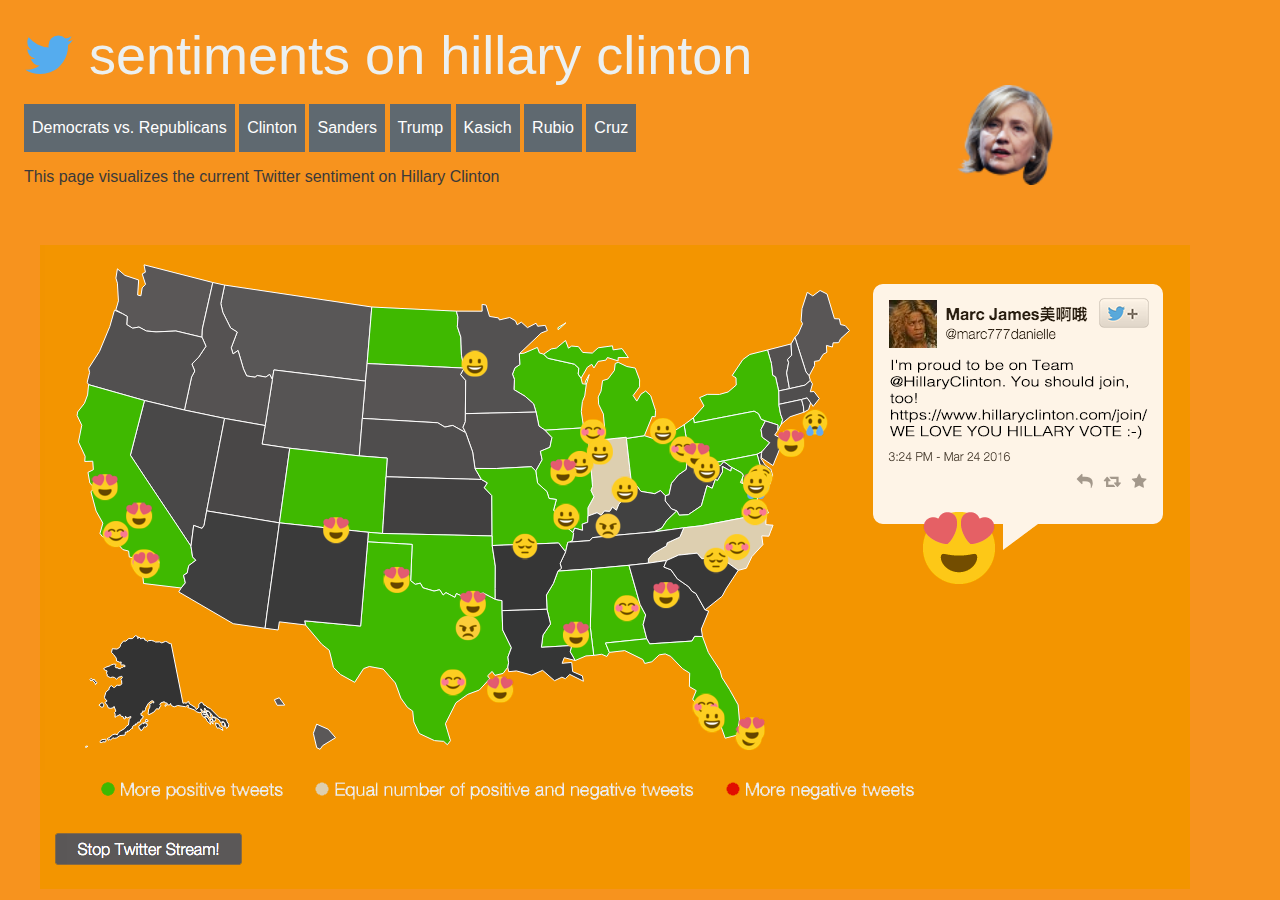
<file: clinton_page.html>
<!doctype html>
<html lang="en">
<head>
	<meta charset="utf-8">
	<meta http-equiv="X-UA-Compatible" content="IE=edge,chrome=1">

	<title>Tweetlections - Group 11 Final Assignment</title>
	<meta name="description" content="Tweetlections - Group 11 Final Assignment">
	<meta name="author" content="Group 11">
	<meta name="viewport" content="width=device-width, initial-scale=1.0">
	<link rel="stylesheet" href="css/style_sentiment.css">
</head>

<body>
	<header>
		<h1><i class="fa fa-twitter"></i>  Sentiments on Hillary Clinton <img src="images/clinton-face.png" alt="Hillary Clinton" style="position:absolute;top:85px;left:955px;width:100px;height:100px;"></h1>
	<br />
	<nav>
   	   <ul>
	   	  <li><a href="index.html">Democrats vs. Republicans</a></li>
       	  <li><a href="clinton_page.html">Clinton</a></li>
       	  <li><a href="sanders_page.html">Sanders</a></li>
       	  <li><a href="trump_page.html">Trump</a></li>
       	  <li><a href="kasich_page.html">Kasich</a></li>
       	  <li><a href="rubio_page.html">Rubio</a></li>
       	  <li><a href="cruz_page.html">Cruz</a></li>
	   </ul>
	</nav>
		<p>This page visualizes the current Twitter sentiment on Hillary Clinton</p>
		<img src="images/mockup-clinton.png" alt="Hillary Clinton" style="position:absolute;top:245px;left:40px;">
	</header>
</body>
</html>
</file>
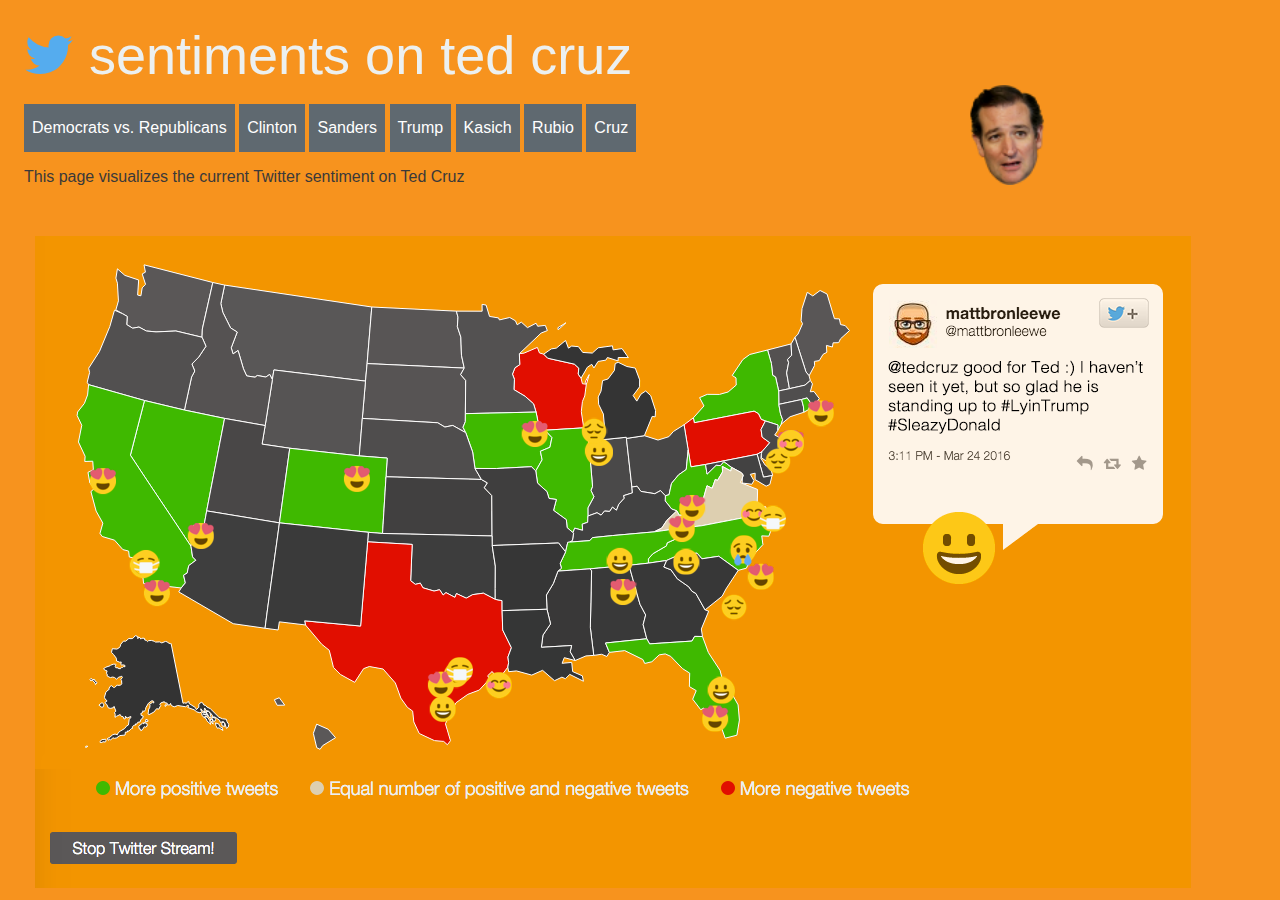
<file: cruz_page.html>
<!doctype html>
<html lang="en">
<head>
	<meta charset="utf-8">
	<meta http-equiv="X-UA-Compatible" content="IE=edge,chrome=1">

	<title>Tweetlections - Group 11 Final Assignment</title>
	<meta name="description" content="Tweetlections - Group 11 Final Assignment">
	<meta name="author" content="Group 11">
	<meta name="viewport" content="width=device-width, initial-scale=1.0">
	<link rel="stylesheet" href="css/style_sentiment.css">
</head>

<body>
	<header>
		<h1><i class="fa fa-twitter"></i>  Sentiments on Ted Cruz <img src="images/cruz-face.png" alt="Ted Cruz" style="position:absolute;top:85px;left:955px;width:100px;height:100px;"></h1>
	<br />
	<nav>
   	   <ul>
	   	  <li><a href="index.html">Democrats vs. Republicans</a></li>
       	  <li><a href="clinton_page.html">Clinton</a></li>
       	  <li><a href="sanders_page.html">Sanders</a></li>
       	  <li><a href="trump_page.html">Trump</a></li>
       	  <li><a href="kasich_page.html">Kasich</a></li>
       	  <li><a href="rubio_page.html">Rubio</a></li>
       	  <li><a href="cruz_page.html">Cruz</a></li>
	   </ul>
	</nav>
		<p>This page visualizes the current Twitter sentiment on Ted Cruz</p>
		<img src="images/mockup-cruz.png" alt="Ted Cruz" style="position:absolute;top:236px;left:35px;">
	</header>
			
</body>
</html>
</file>
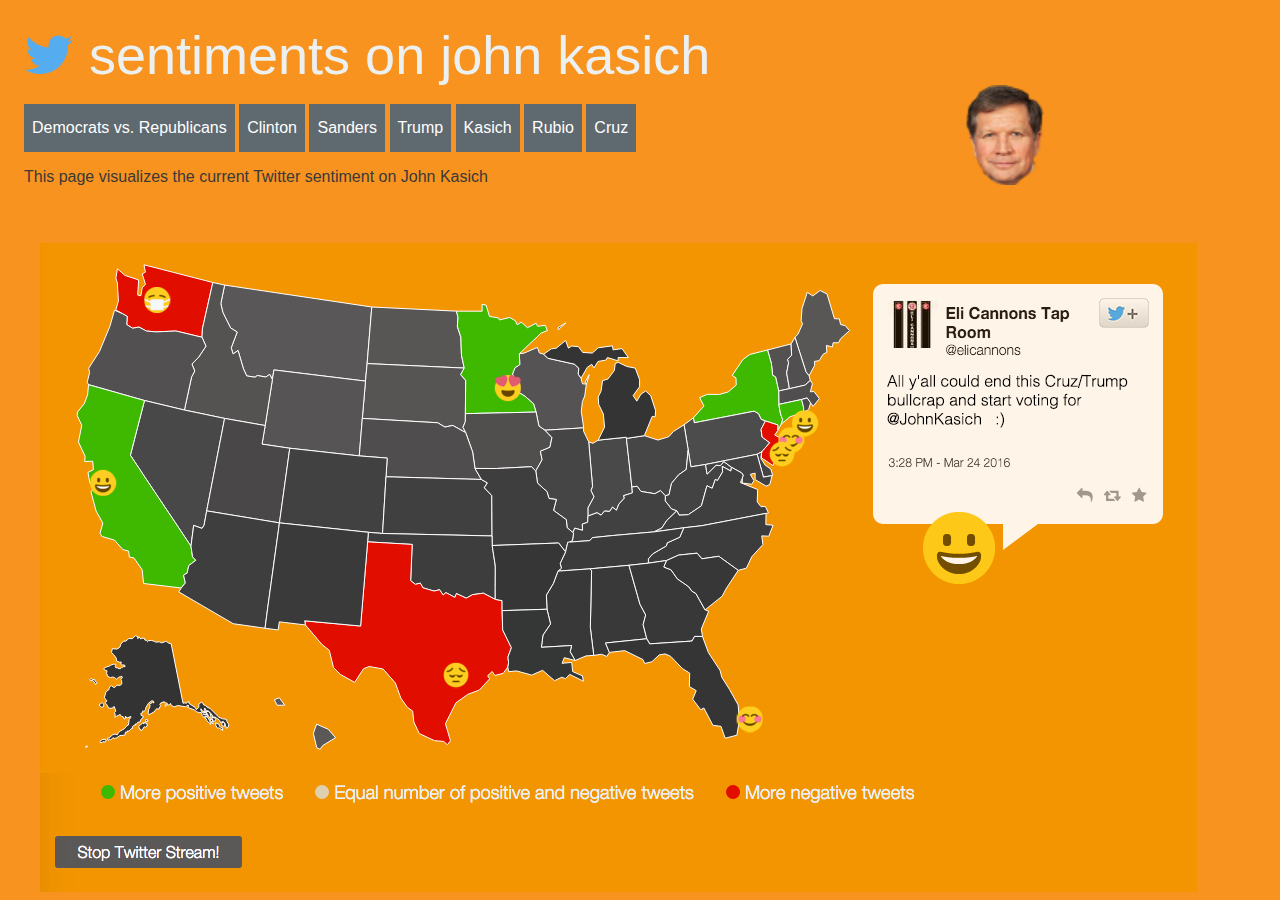
<file: kasich_page.html>
<!doctype html>
<html lang="en">
<head>
	<meta charset="utf-8">
	<meta http-equiv="X-UA-Compatible" content="IE=edge,chrome=1">

	<title>Tweetlections - Group 11 Final Assignment</title>
	<meta name="description" content="Tweetlections - Group 11 Final Assignment">
	<meta name="author" content="Group 11">
	<meta name="viewport" content="width=device-width, initial-scale=1.0">
	<link rel="stylesheet" href="css/style_sentiment.css">
</head>

<body>
	<header>
		<h1><i class="fa fa-twitter"></i>  Sentiments on John Kasich <img src="images/kasich-face.png" alt="John Kasich" style="position:absolute;top:85px;left:955px;width:100px;height:100px;"></h1>
	<br />
	<nav>
   	   <ul>
	   	  <li><a href="index.html">Democrats vs. Republicans</a></li>
       	  <li><a href="clinton_page.html">Clinton</a></li>
       	  <li><a href="sanders_page.html">Sanders</a></li>
       	  <li><a href="trump_page.html">Trump</a></li>
       	  <li><a href="kasich_page.html">Kasich</a></li>
       	  <li><a href="rubio_page.html">Rubio</a></li>
       	  <li><a href="cruz_page.html">Cruz</a></li>
	   </ul>
	</nav>
		<p>This page visualizes the current Twitter sentiment on John Kasich</p>
		<img src="images/mockup-kasich.png" alt="John Kasich" style="position:absolute;top:243px;left:40px;">
	</header>
	
</body>
</html>
</file>
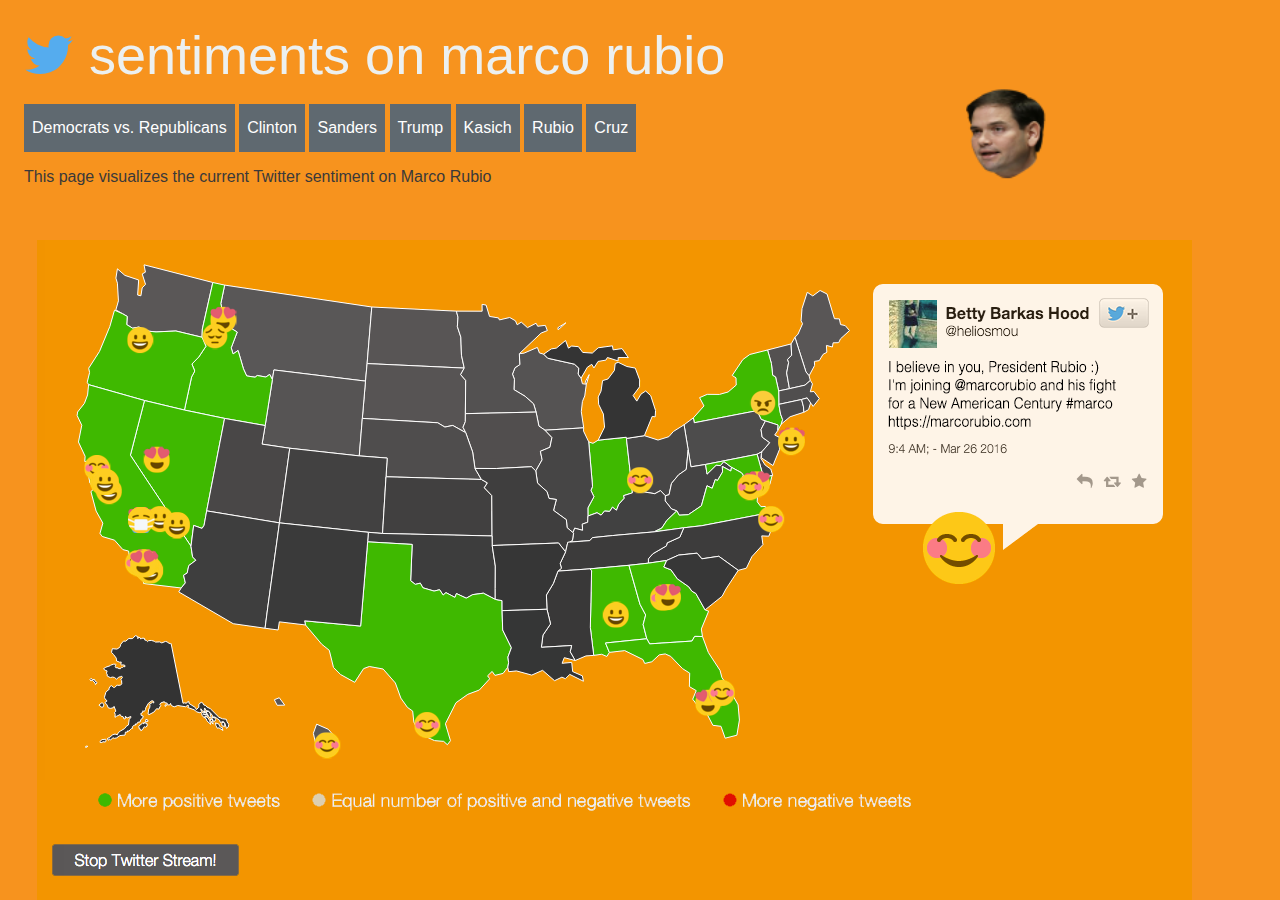
<file: rubio_page.html>
<!doctype html>
<html lang="en">
<head>
	<meta charset="utf-8">
	<meta http-equiv="X-UA-Compatible" content="IE=edge,chrome=1">

	<title>Tweetlections - Group 11 Final Assignment</title>
	<meta name="description" content="Tweetlections - Group 11 Final Assignment">
	<meta name="author" content="Group 11">
	<meta name="viewport" content="width=device-width, initial-scale=1.0">
	<link rel="stylesheet" href="css/style_sentiment.css">
</head>

<body>
	<header>
		<h1><i class="fa fa-twitter"></i>  Sentiments on Marco Rubio <img src="images/rubio-face.png" alt="Marco Rubio" style="position:absolute;top:85px;left:955px;width:100px;height:100px;"></h1>
	<br />
	<nav>
   	   <ul>
	   	  <li><a href="index.html">Democrats vs. Republicans</a></li>
       	  <li><a href="clinton_page.html">Clinton</a></li>
       	  <li><a href="sanders_page.html">Sanders</a></li>
       	  <li><a href="trump_page.html">Trump</a></li>
       	  <li><a href="kasich_page.html">Kasich</a></li>
       	  <li><a href="rubio_page.html">Rubio</a></li>
       	  <li><a href="cruz_page.html">Cruz</a></li>
	   </ul>
	</nav>
		<p>This page visualizes the current Twitter sentiment on Marco Rubio</p>
		<img src="images/mockup-rubio.png" alt="Marco Rubio" style="position:absolute;top:240px;left:37px;">
	</header>

	
</body>
</html>
</file>
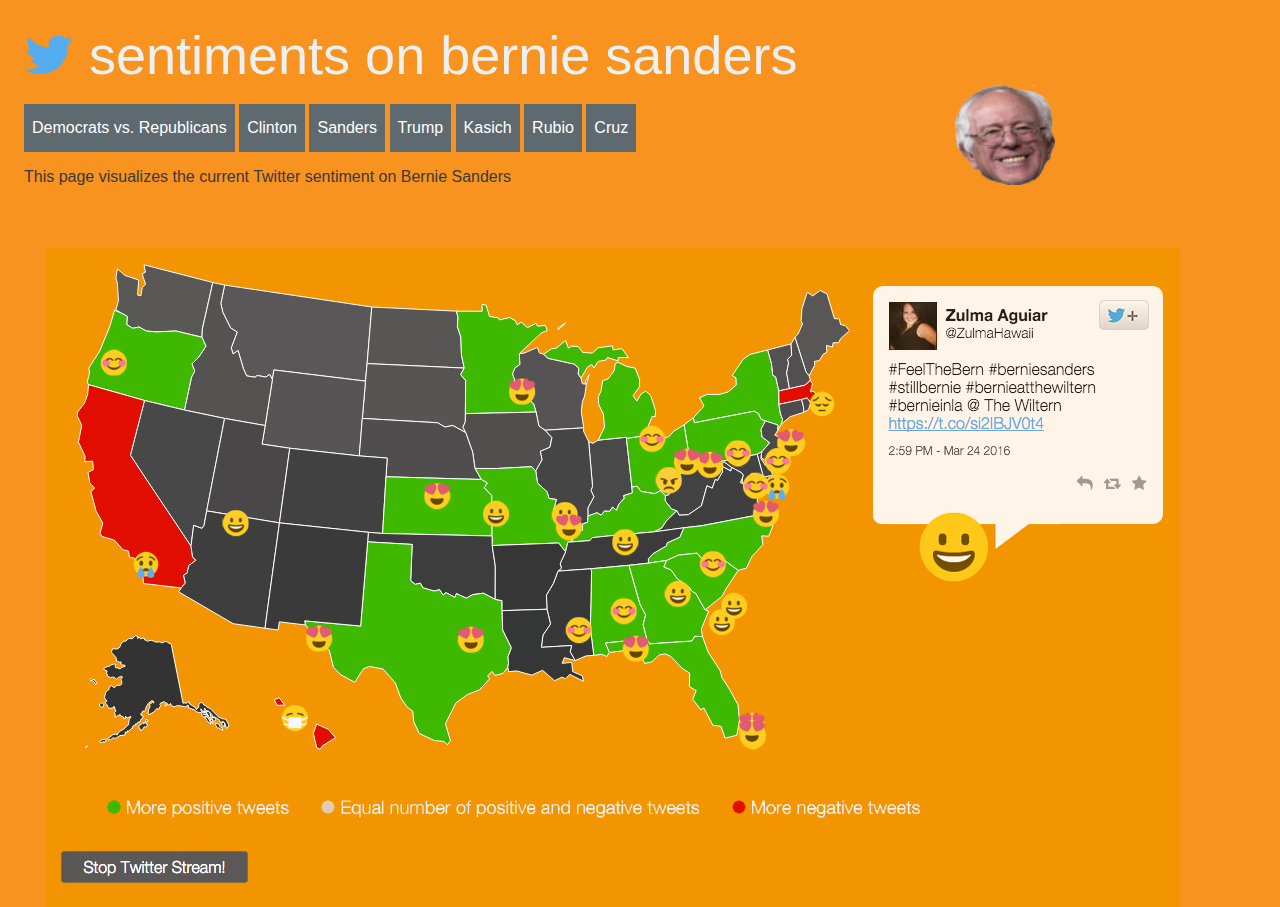
<file: sanders_page.html>
<!doctype html>
<html lang="en">
<head>
	<meta charset="utf-8">
	<meta http-equiv="X-UA-Compatible" content="IE=edge,chrome=1">

	<title>Tweetlections - Group 11 Final Assignment</title>
	<meta name="description" content="Tweetlections - Group 11 Final Assignment">
	<meta name="author" content="Group 11">
	<meta name="viewport" content="width=device-width, initial-scale=1.0">
	<link rel="stylesheet" href="css/style_sentiment.css">
</head>

<body>
	<header>
		<h1><i class="fa fa-twitter"></i>  Sentiments on Bernie Sanders <img src="images/sanders-face.png" alt="Bernie Sanders" style="position:absolute;top:85px;left:955px;width:100px;height:100px;"></h1>
	<br />
	<nav>
   	   <ul>
	   	  <li><a href="index.html">Democrats vs. Republicans</a></li>
       	  <li><a href="clinton_page.html">Clinton</a></li>
       	  <li><a href="sanders_page.html">Sanders</a></li>
       	  <li><a href="trump_page.html">Trump</a></li>
       	  <li><a href="kasich_page.html">Kasich</a></li>
       	  <li><a href="rubio_page.html">Rubio</a></li>
       	  <li><a href="cruz_page.html">Cruz</a></li>
	   </ul>
	</nav>
		<p>This page visualizes the current Twitter sentiment on Bernie Sanders</p>
		<img src="images/mockup-sanders.png" alt="Bernie Sanders" style="position:absolute;top:248px;left:46px;">
	</header>
	
</body>
</html>
</file>
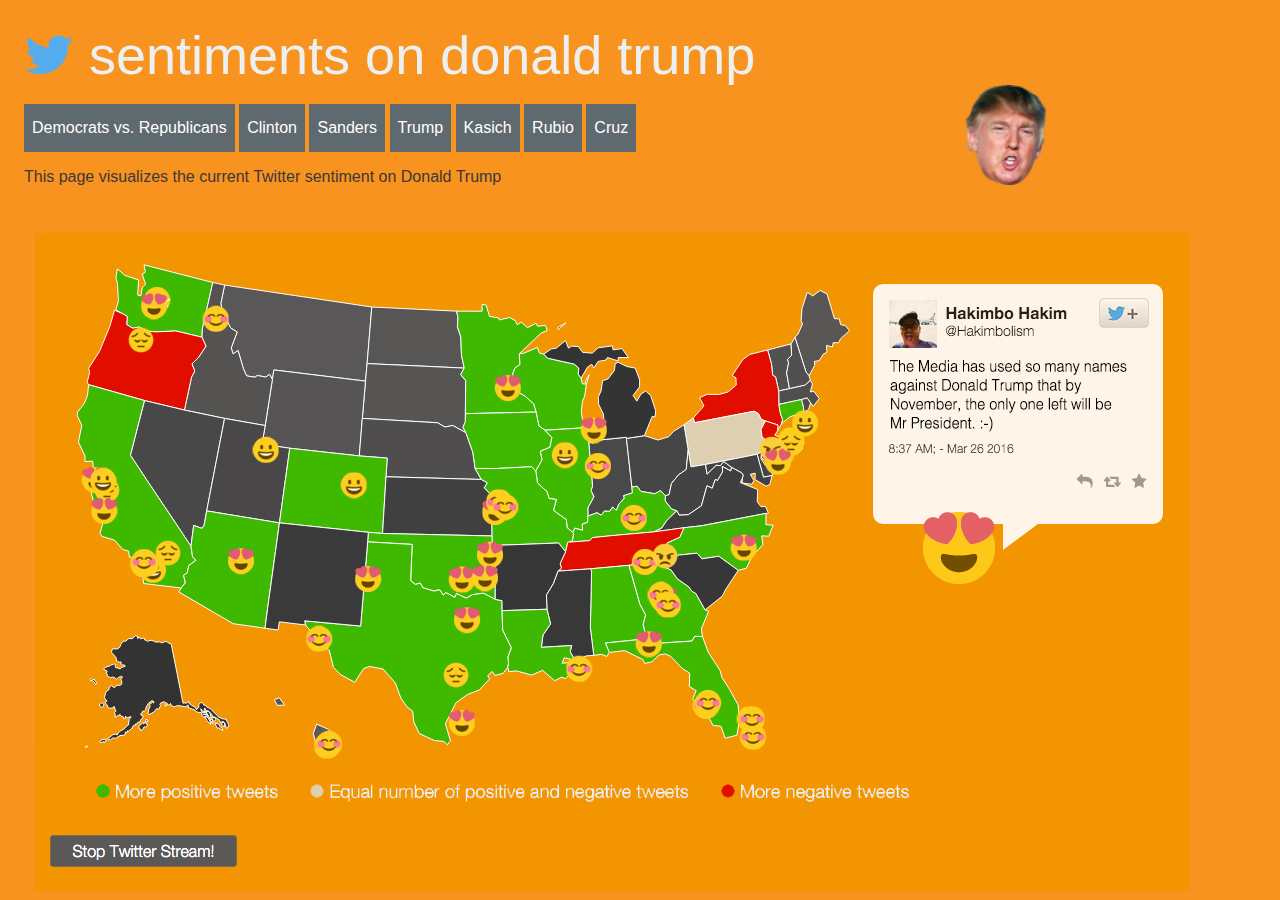
<file: trump_page.html>
<!doctype html>
<html lang="en">
<head>
	<meta charset="utf-8">
	<meta http-equiv="X-UA-Compatible" content="IE=edge,chrome=1">

	<title>Tweetlections - Group 11 Final Assignment</title>
	<meta name="description" content="Tweetlections - Group 11 Final Assignment">
	<meta name="author" content="Group 11">
	<meta name="viewport" content="width=device-width, initial-scale=1.0">
	<link rel="stylesheet" href="css/style_sentiment.css">
</head>

<body>
	<header>
		<h1><i class="fa fa-twitter"></i>  Sentiments on Donald Trump <img src="images/trump-face.png" alt="Donald Trump" style="position:absolute;top:85px;left:955px;width:100px;height:100px;"></h1>
	<br />
	<nav>
   	   <ul>
	   	  <li><a href="index.html">Democrats vs. Republicans</a></li>
       	  <li><a href="clinton_page.html">Clinton</a></li>
       	  <li><a href="sanders_page.html">Sanders</a></li>
       	  <li><a href="trump_page.html">Trump</a></li>
       	  <li><a href="kasich_page.html">Kasich</a></li>
       	  <li><a href="rubio_page.html">Rubio</a></li>
       	  <li><a href="cruz_page.html">Cruz</a></li>
	   </ul>
	</nav>
		<p>This page visualizes the current Twitter sentiment on Donald Trump</p>
		<img src="images/mockup-trump.png" alt="Donald Trump" style="position:absolute;top:233px;left:35px;">
	</header>
	
</body>
</html>
</file>
<file: css/style_sentiment.css>
* {
	box-sizing: border-box;
}
html, input {
    font-family: "Segoe UI Web Light", "Segoe UI Light", "Segoe UI Web Regular", "Segoe UI", "HelveticaNeue-Light", "Helvetica Neue Light", "Helvetica Neue", Helvetica, Arial, "Lucida Grande", sans-serif; 
}
html {
    -ms-text-size-adjust: none;
}
body {
    margin: 1.5em;
    background: #F7931E;
    color: #ecf0f0;
}
header {
	margin: 0 100px 4em 0;
}
h1, h2, h3 {
	margin: 0;
	text-rendering: optimizeLegibility;
	font-weight: normal;
}
h1 {
	font-size: 3.375em;
	text-transform: lowercase;
}
h2 {
	font-size: 1em;
	text-transform: uppercase;
}
a, .fa-twitter {
	color: #55acee;
}
img {
	border: 0;
}
p, footer {
	margin: 1em 0 .5em;
	color: #3B3939;
}
footer {
	font-size: .8em;
	margin-top: 2em;
	padding: 1em;
	text-align: right;
}
footer .logo {
	display: inline-block;
}

/* topology */

.states {
	stroke: #fff;
	stroke-width: 1px;
	stroke-linejoin: round;

	-webkit-transition: fill 1s;
    transition: fill 1s;
}

/* Tweet */

#main {
	position: relative;
	width: 1100px;
	margin: 0 auto;
}
.map {
	margin-left: -80px;
}
.tweet {
	position: absolute;
	width: 290px;
	min-height: 240px;
	padding: 16px;
	background: #fff;
	border-radius: 10px;
	top: 30px;
	right: 0px;
	color: #111;
	opacity: 0;
}
.tweet::after {
  	content: "";
  	position: absolute;
  	bottom: -26px;
  	left: 130px;
  	border: 0;
  	border-left-width: 35px;
  	border-bottom-width: 26px;
  	border-style: solid;
  	border-color: transparent #fff;
  	display: block;
  	width: 0;
}
.tweet blockquote {
	margin: 0;
	border: 0;
}
.tweet .button {
	position: absolute;
	top: 14px;
	right: 14px;
}
.tweet .header {
	min-height: 48px;
	width: calc(100% - 55px);
	padding: 3px 0 4px 57px;
	background: url(../images/avatar.png) left top no-repeat;
}
.tweet .name {
	font-weight: bold;
	font-size: 1rem;
}
.tweet .screenname {
	font-size: 0.875rem;
}
.tweet .text {
	margin-top: 10px;
	clear: both;
}
.tweet .timestamp {
	font-size: 0.75em;
	line-height: 1.2em;
	color: #444;
	margin-top: 1em;
}
.tweet .actions {
	margin-top: 0.5em;
	padding-top: 0.5em;
	text-align: right;
}
.tweet .actions a {
	color: #999;
}
.tweet .fa {
	padding-left: .4em;
}
.tweet .fa:hover {
	color: #5ea9dd;
}
.emotion {
  	position: absolute;
  	bottom: -60px;
  	left: 50px;
  	border: 0;
  	width: 72px;
  	height: 72px;
  	background: url() center center no-repeat;
}

/* Legend */
nav {
    margin: 0;
    overflow: hidden;
}
nav ul{
    margin: 0;
    padding: 0;
}
nav ul li {
    /* This allow us to arrange list items in a row, without using float */
    display: inline-block;
    list-style-type: none;
}
/* Create a style for the first level items */
nav > ul > li > a {
    color: #FFF;
    background-color:#5F6970;
    display: block;
    line-height: 2em;
    padding: 0.5em 0.5em;
    text-decoration: none;
}
ul {
	padding: 0;
}
.legendbox li {
	list-style-type: none;
	display: inline-block;
	vertical-align: middle;
	font-size: 1.15em;
	margin-right: 1.5em;
}
.legendbox li div {
	width: 14px;
	height: 14px;
	display: inline-block;
	margin-right: 5px;
	border-radius: 50%;
	background-color: #2eb82e;
}
.legendbox li div.sad {
	background-color: #e60000;
}
.legendbox li div.neutral {
	background-color: #DECEB3;
}

/* Other UI Components */

input[type=button] {
	margin-top: 1em;
	background: #5b5858;
	border: 0 none;
  	border-radius: 3px;
  	color: #fff;
  	cursor: pointer;
  	font-size: 1em;
  	line-height: 1.4em;
  	padding: 0.3em 1.4em;
}
.control {
	width: 200px;
  	position: absolute;
  	right: 20px;
  	top: 400px;
}
.emoji {
	width: 18px;
	height: 18px;
	top: 3px;
	position: relative;
	margin: 0 1px;
}

/* Font Awesome */

@font-face {
  font-family: 'FontAwesome';
  src: url('../fonts/fontawesome-webfont.eot?v=4.2.0');
  src: url('../fonts/fontawesome-webfont.eot?#iefix&v=4.2.0') format('embedded-opentype'), url('../fonts/fontawesome-webfont.woff?v=4.2.0') format('woff'), url('../fonts/fontawesome-webfont.ttf?v=4.2.0') format('truetype'), url('../fonts/fontawesome-webfont.svg?v=4.2.0#fontawesomeregular') format('svg');
  font-weight: normal;
  font-style: normal;
}
.fa {
  display: inline-block;
  font: normal normal normal 14px/1 FontAwesome;
  font-size: inherit;
  text-rendering: auto;
  -webkit-font-smoothing: antialiased;
  -moz-osx-font-smoothing: grayscale;
}
.fa-twitter:before {
  content: "\f099";
}
.fa-retweet:before {
  content: "\f079";
}
.fa-reply:before {
  content: "\f112";
}
.fa-star:before {
  content: "\f005";
}

/* Media-queries */

svg {
	-webkit-transform-origin: left top;
	transform-origin: left top;
}
@media only screen and (max-width: 1140px) {
	h1 {
		font-size: 3em;
	}
	#main {
		width: 880px;
	}
	svg {
		-webkit-transform: scale(0.8);
		transform: scale(0.8);
	}
	.tweet {
		width: 250px;
	}
}	
@media only screen and (max-width: 900px) {
	h1 {
		font-size: 2.4em;
	}
	#main {
		width: 800px;
	}
	svg {
		-webkit-transform: scale(0.7);
		transform: scale(0.7);
	}
	.tweet {
		width: 230px;
	}
}	
@media only screen and (max-width: 800px) {
	h1 {
		font-size: 2em;
	}
	#main {
		width: 100%;
	}
	svg {
		-webkit-transform: scale(0.75);
		transform: scale(0.75);
	}
	.map {
		margin-left: -40px;
	}
	.tweet {
		position: relative;
		width: 100%;
		background: none;
		border-radius: 0;
		top: 0;
		right: 0;
		color: #fff;
	}
	.tweet .timestamp {
		color: silver;
	}
	.tweet::after, .emotion {
	  	display: none !important;
	}
}
@media only screen and (max-width: 600px) {
	svg {
		-webkit-transform: scale(0.5);
		transform: scale(0.5);
	}
	header {
		margin: 0 0 4em 0;
	}
}
</file>
